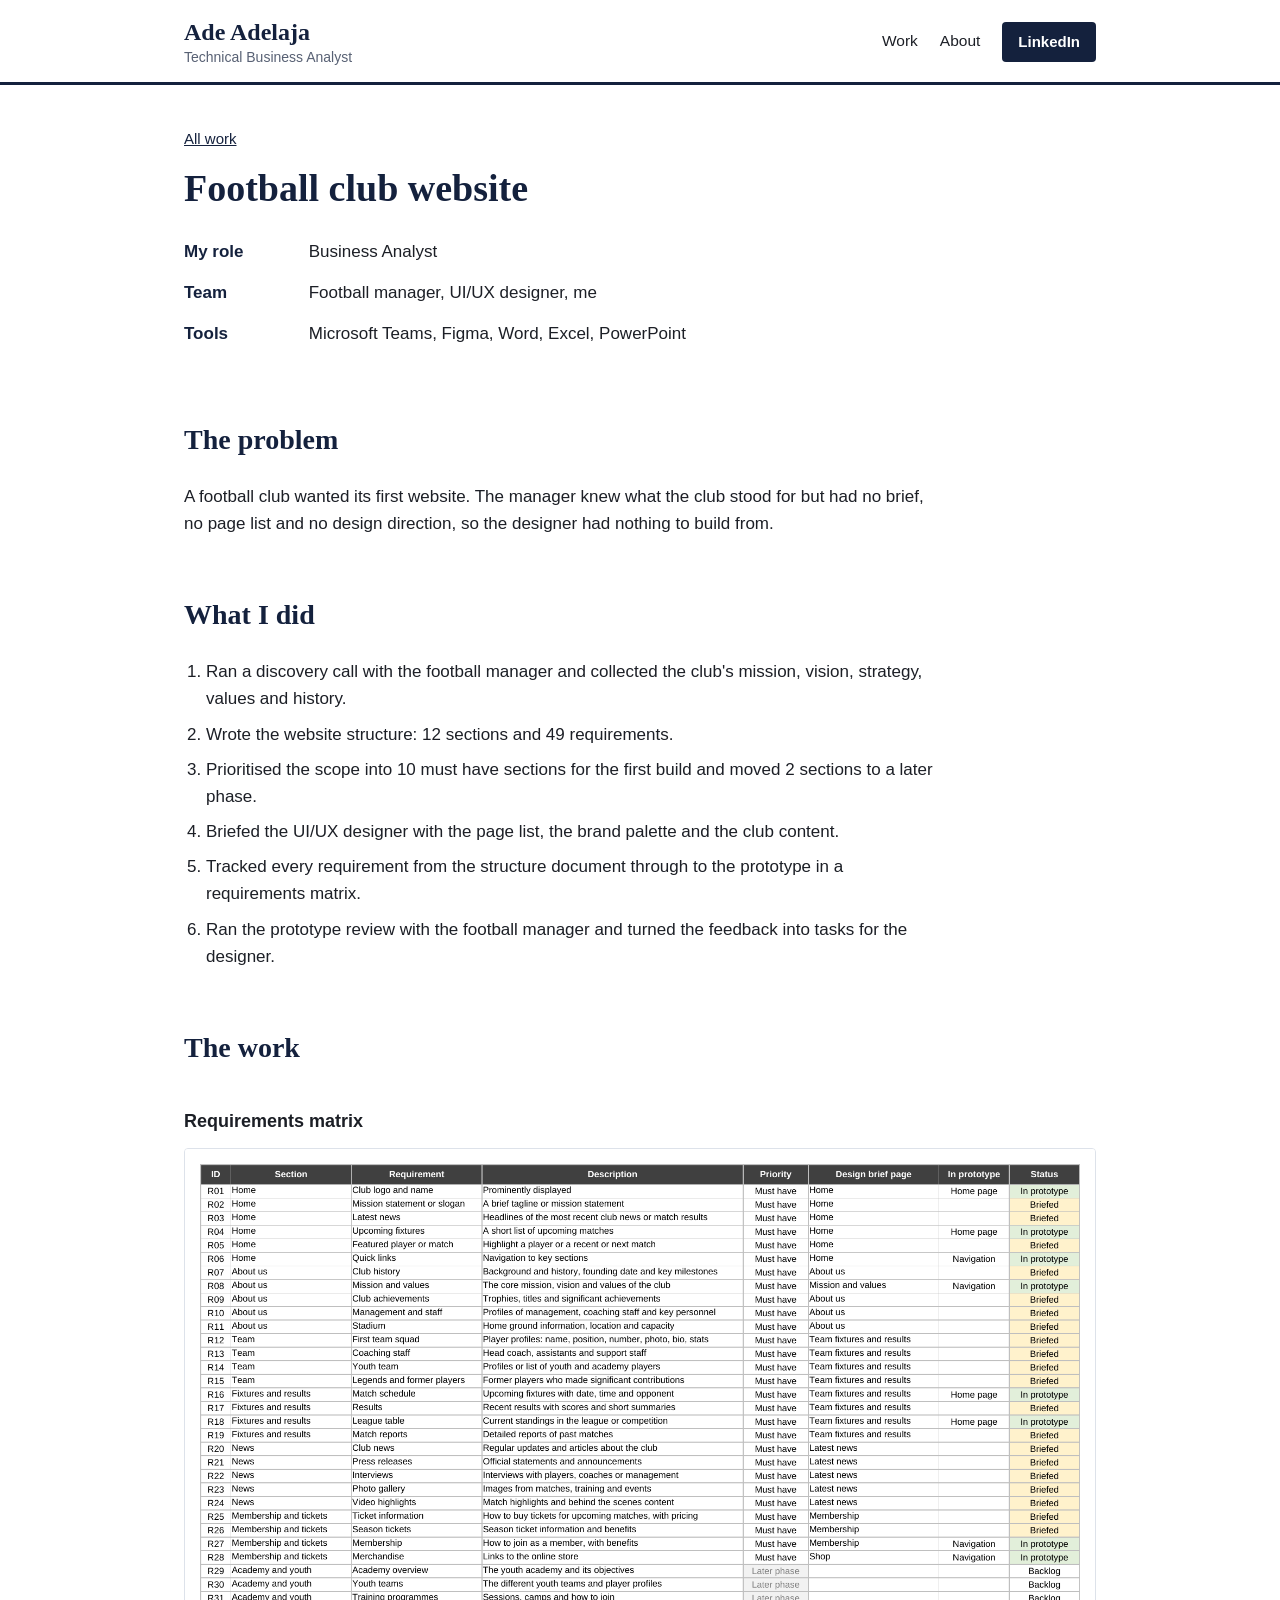
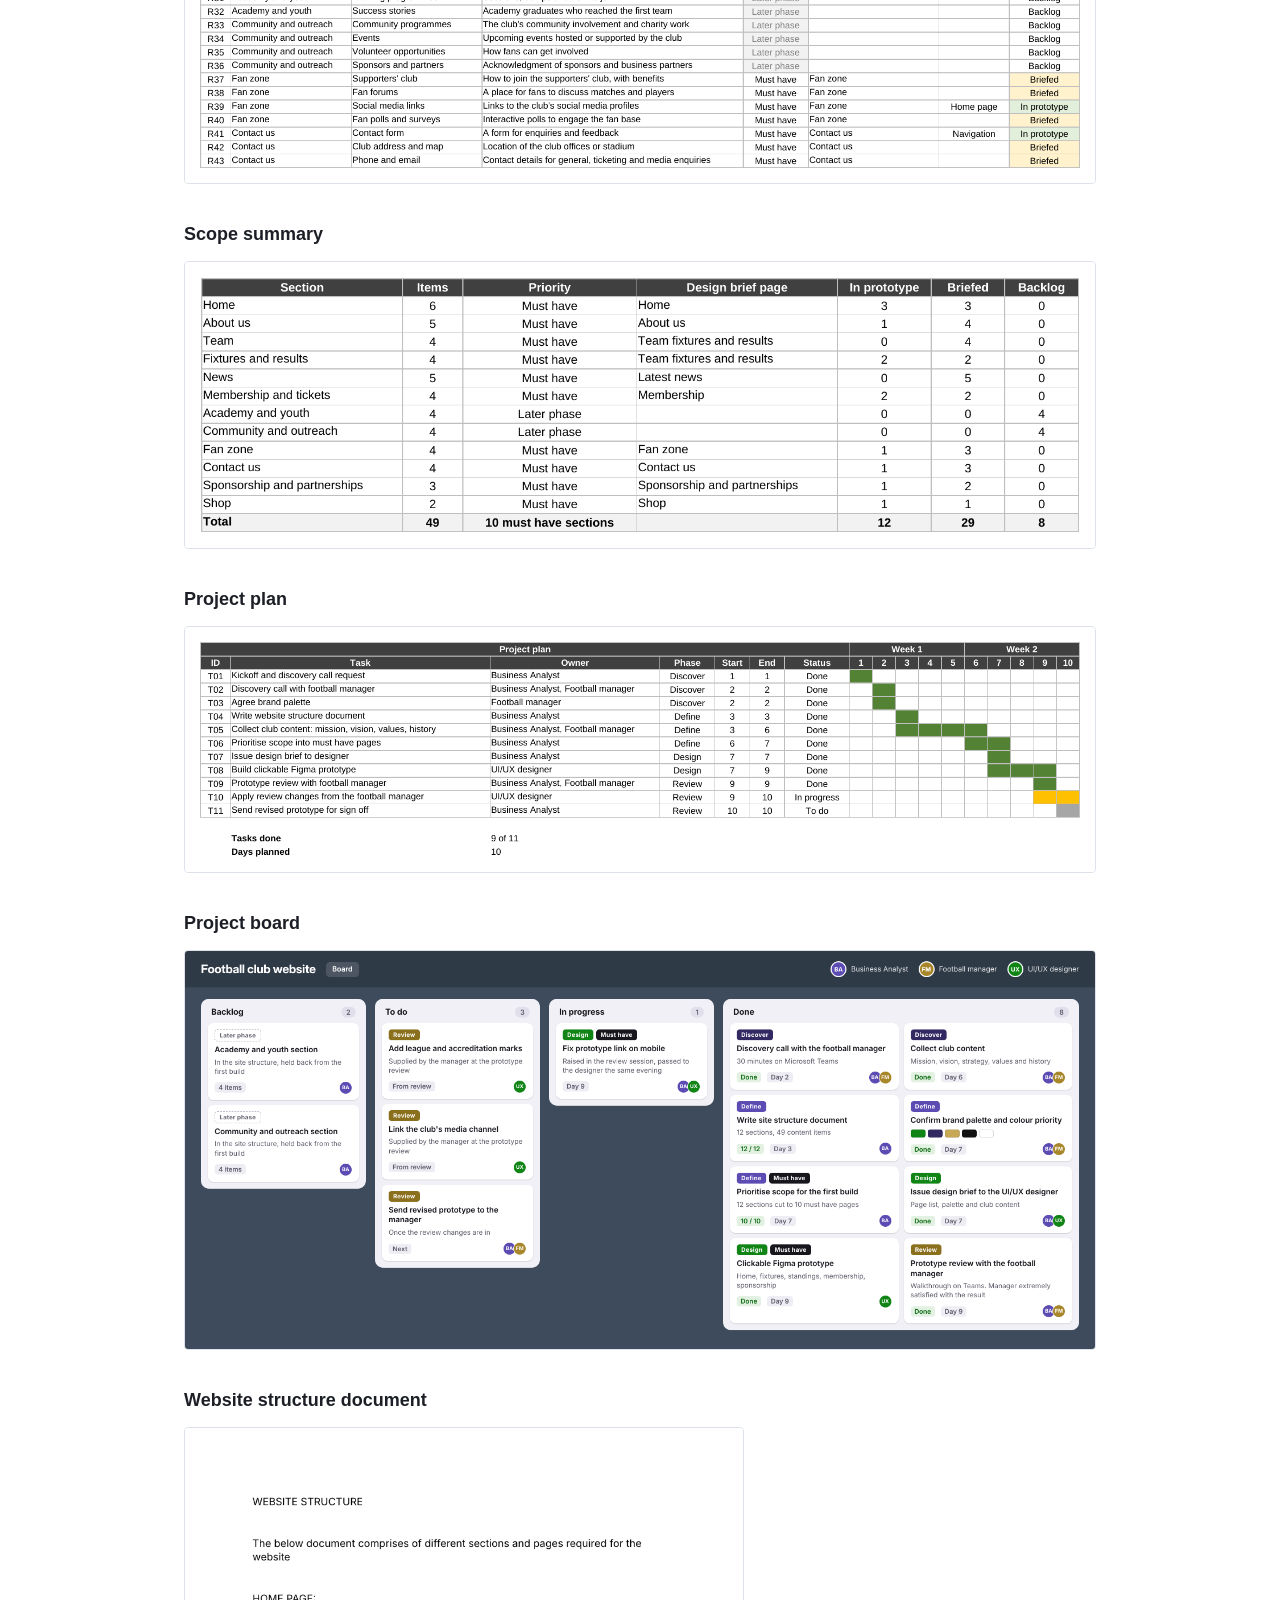
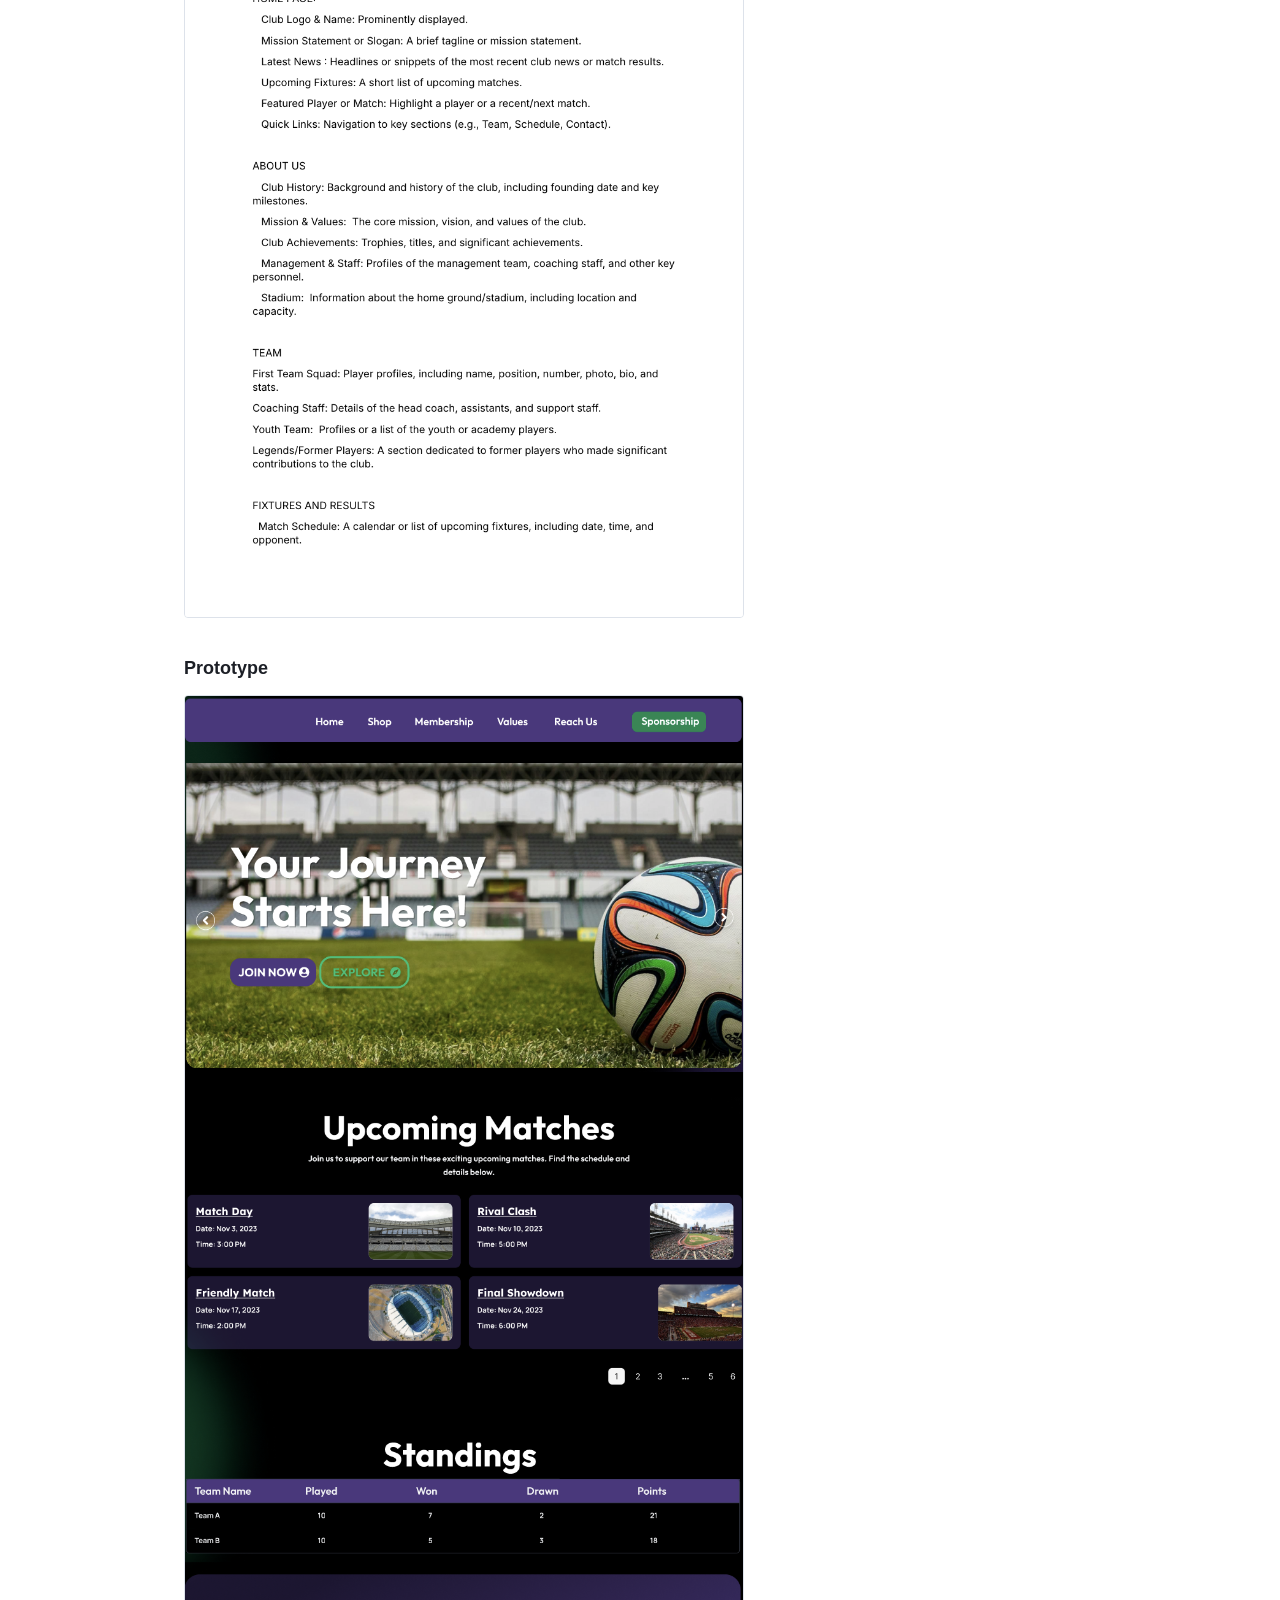
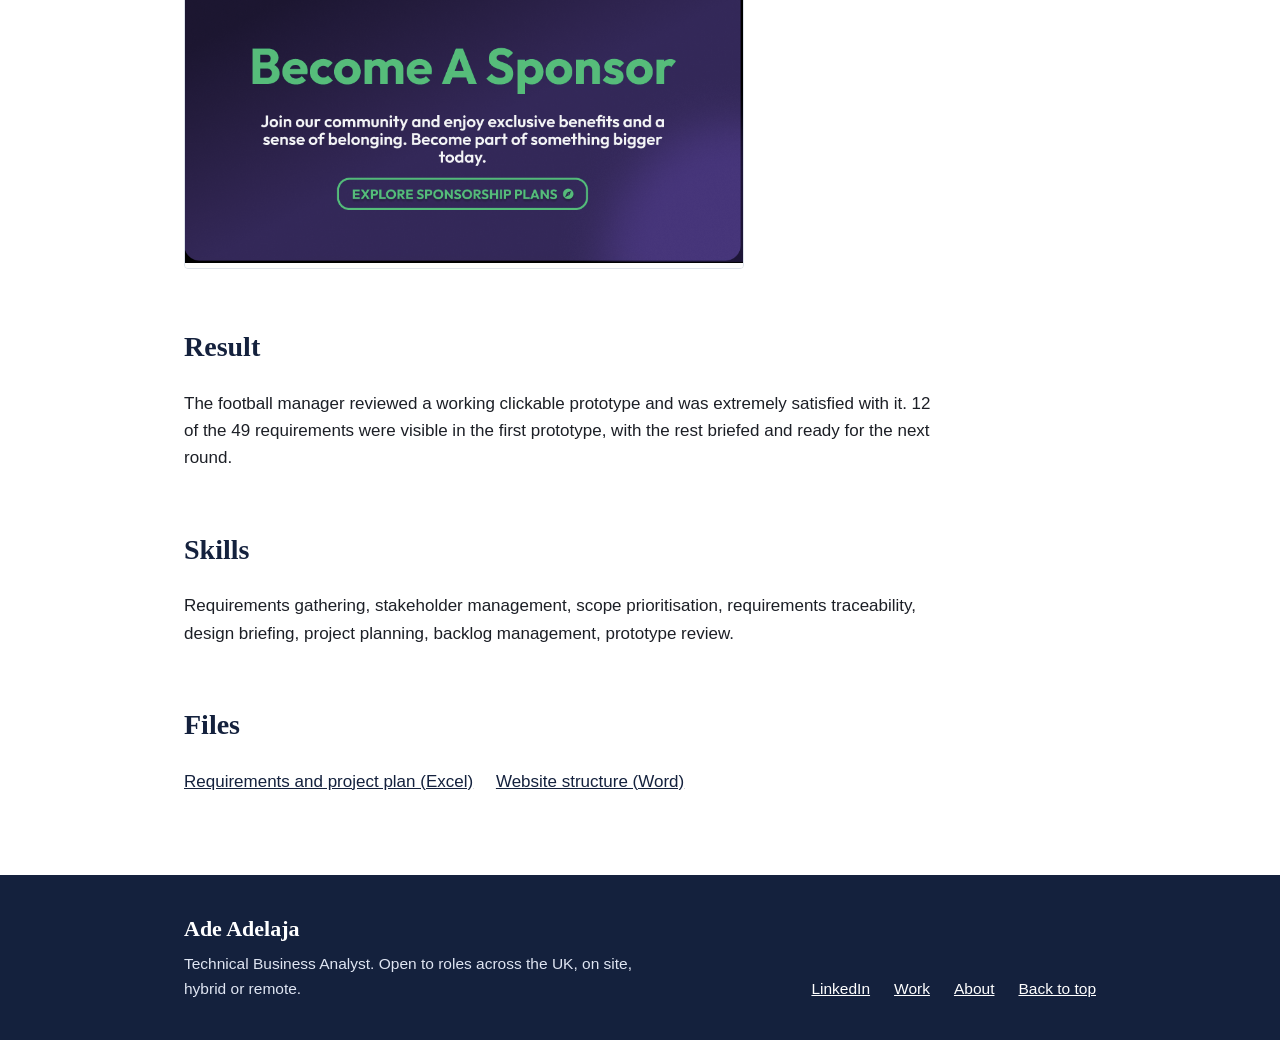
<file: football-club-website/index.html>
<!doctype html>
<html lang="en-GB">
<head>
<meta charset="utf-8">
<meta name="viewport" content="width=device-width, initial-scale=1">
<title>Football club website | Ade Adelaja</title>
<meta name="description" content="Requirements, scope, design brief and prototype review for a football club website.">
<link rel="stylesheet" href="../style.css">
</head>
<body id="top">

<header class="site-header">
  <div class="wrap">
    <a class="brand" href="../"><span class="name">Ade Adelaja</span><span class="role">Technical Business Analyst</span></a>
    <nav aria-label="Main"><a href="../#work">Work</a><a href="../#about">About</a><a class="button" href="https://www.linkedin.com/in/ade-adelaja-0364aa266/">LinkedIn</a></nav>
  </div>
</header>

<main class="wrap case">

  <div class="case-title">
    <a class="back" href="../#work">All work</a>
    <h1>Football club website</h1>
    <ul class="facts">
      <li><strong>My role</strong> Business Analyst</li>
      <li><strong>Team</strong> Football manager, UI/UX designer, me</li>
      <li><strong>Tools</strong> Microsoft Teams, Figma, Word, Excel, PowerPoint</li>
    </ul>
  </div>

  <h2>The problem</h2>
  <p>A football club wanted its first website. The manager knew what the club stood for but had no brief, no page list and no design direction, so the designer had nothing to build from.</p>

  <h2>What I did</h2>
  <ol>
    <li>Ran a discovery call with the football manager and collected the club's mission, vision, strategy, values and history.</li>
    <li>Wrote the website structure: 12 sections and 49 requirements.</li>
    <li>Prioritised the scope into 10 must have sections for the first build and moved 2 sections to a later phase.</li>
    <li>Briefed the UI/UX designer with the page list, the brand palette and the club content.</li>
    <li>Tracked every requirement from the structure document through to the prototype in a requirements matrix.</li>
    <li>Ran the prototype review with the football manager and turned the feedback into tasks for the designer.</li>
  </ol>

  <h2>The work</h2>

  <h3>Requirements matrix</h3>
  <figure><a href="images/02-requirements-matrix.png"><img src="images/02-requirements-matrix.png" alt="Requirements matrix listing each requirement with priority, design brief page and status" width="1676" height="1168" loading="lazy"></a></figure>

  <h3>Scope summary</h3>
  <figure><a href="images/03-scope-summary.png"><img src="images/03-scope-summary.png" alt="Scope summary by section with counts of must have and later phase items" width="1572" height="495" loading="lazy"></a></figure>

  <h3>Project plan</h3>
  <figure><a href="images/04-project-plan.png"><img src="images/04-project-plan.png" alt="Project plan with tasks, owners, phases and a two week Gantt chart" width="1686" height="455" loading="lazy"></a></figure>

  <h3>Project board</h3>
  <figure><a href="images/05-project-board.png"><img src="images/05-project-board.png" alt="Project board with backlog, to do, in progress and done lists" width="3200" height="1400" loading="lazy"></a></figure>

  <h3>Website structure document</h3>
  <figure class="narrow"><a href="images/06-website-structure-document.png"><img src="images/06-website-structure-document.png" alt="First page of the website structure document" width="910" height="1287" loading="lazy"></a></figure>

  <h3>Prototype</h3>
  <figure class="narrow"><a href="images/01-prototype-home-page.png"><img src="images/01-prototype-home-page.png" alt="Home page of the clickable prototype" width="876" height="1840" loading="lazy"></a></figure>

  <h2>Result</h2>
  <p>The football manager reviewed a working clickable prototype and was extremely satisfied with it. 12 of the 49 requirements were visible in the first prototype, with the rest briefed and ready for the next round.</p>

  <h2>Skills</h2>
  <p>Requirements gathering, stakeholder management, scope prioritisation, requirements traceability, design briefing, project planning, backlog management, prototype review.</p>

  <h2>Files</h2>
  <p class="files">
    <a href="files/Requirements_and_Project_Plan.xlsx">Requirements and project plan (Excel)</a>
    <a href="files/Website_Structure.docx">Website structure (Word)</a>
  </p>

</main>

<footer class="site-footer">
  <div class="wrap">
    <div class="who">
      <div class="name">Ade Adelaja</div>
      <p>Technical Business Analyst. Open to roles across the UK, on site, hybrid or remote.</p>
    </div>
    <nav aria-label="Footer"><a href="https://www.linkedin.com/in/ade-adelaja-0364aa266/">LinkedIn</a><a href="../#work">Work</a><a href="../#about">About</a><a href="#top">Back to top</a></nav>
  </div>
</footer>

</body>
</html>
</file>
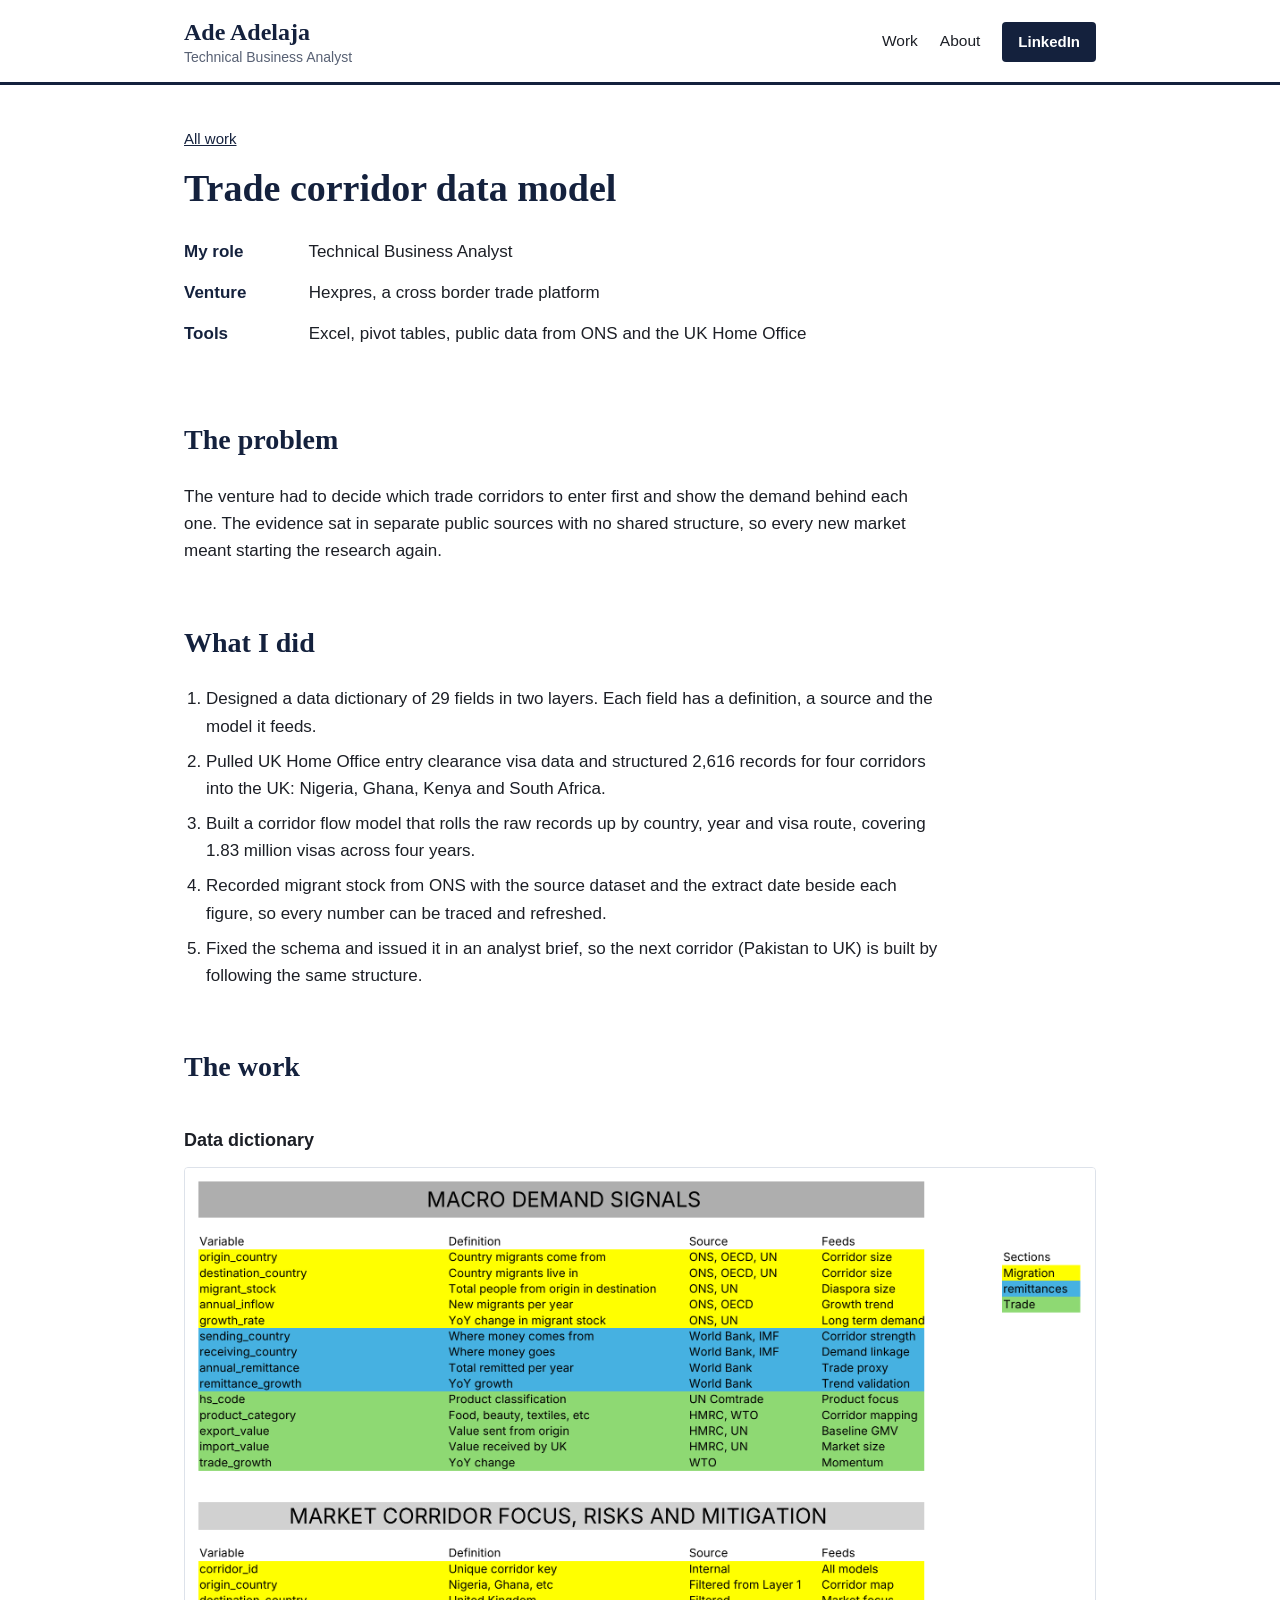
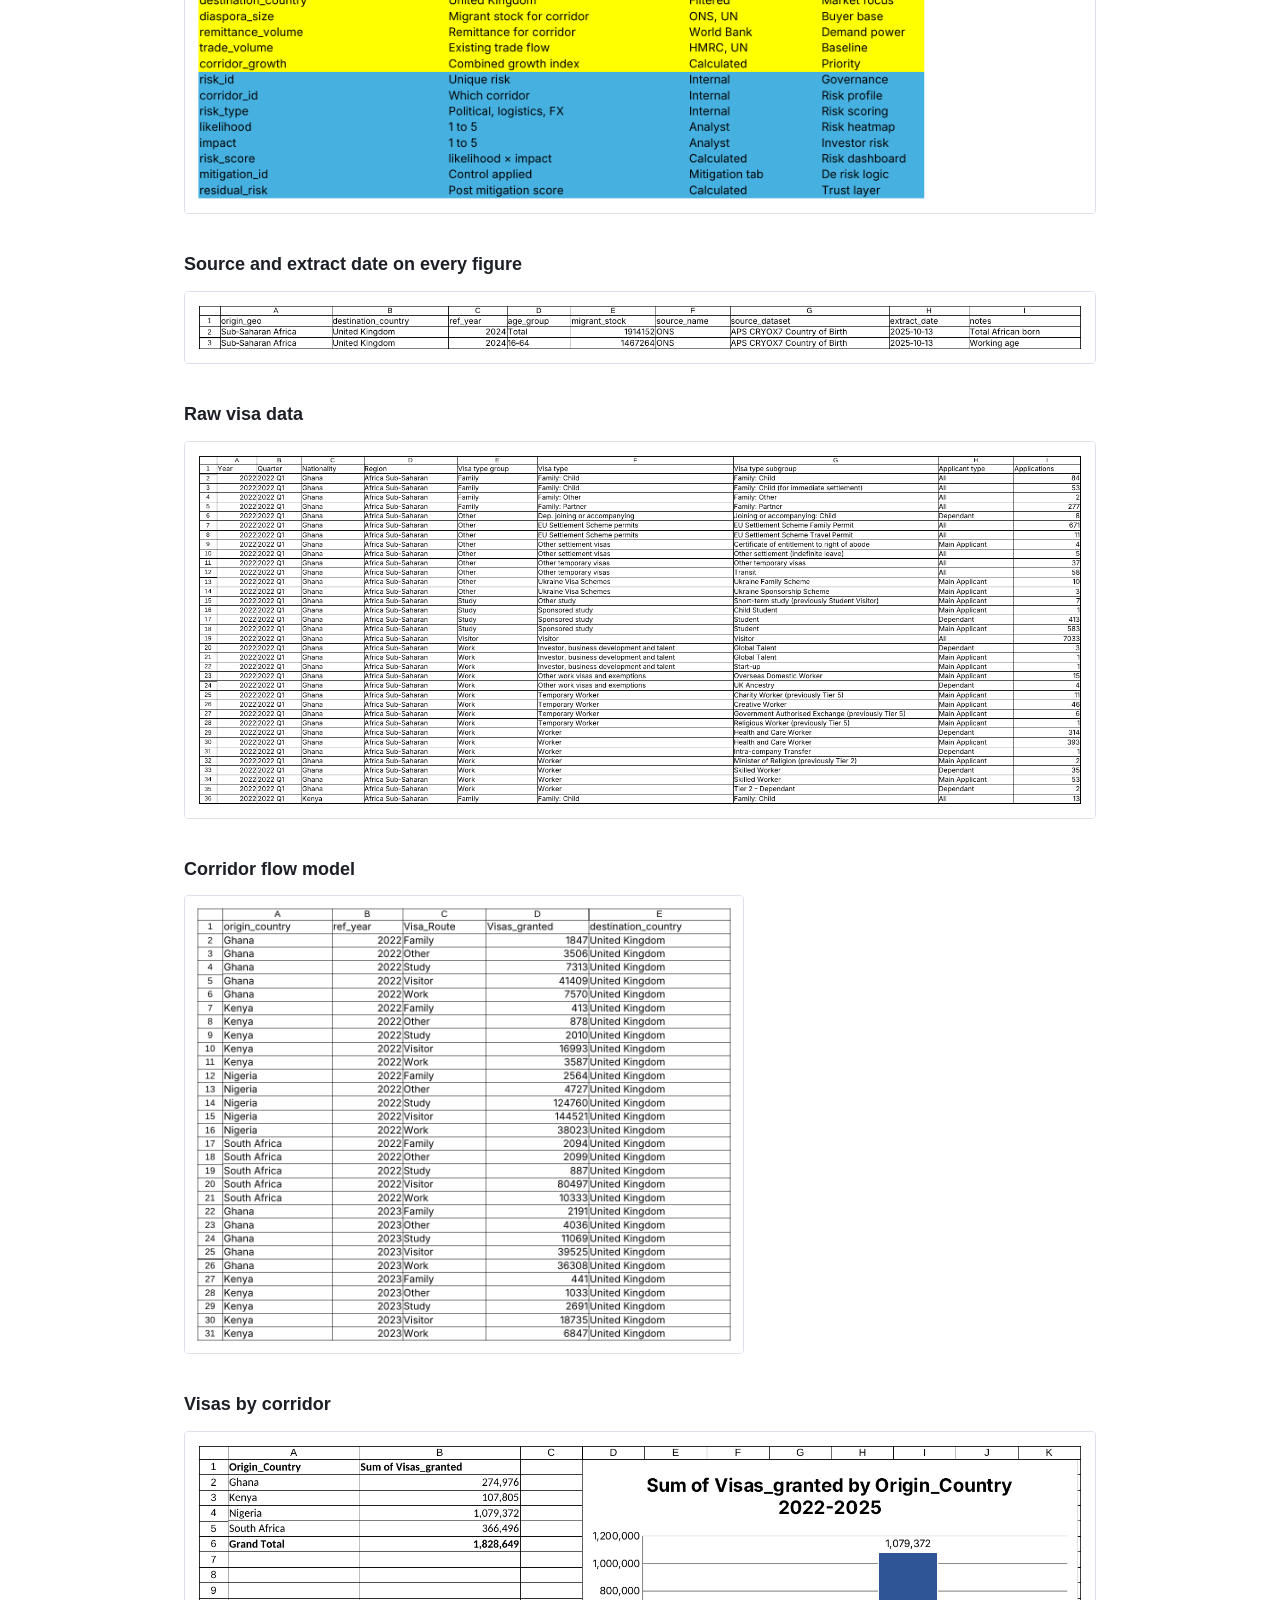
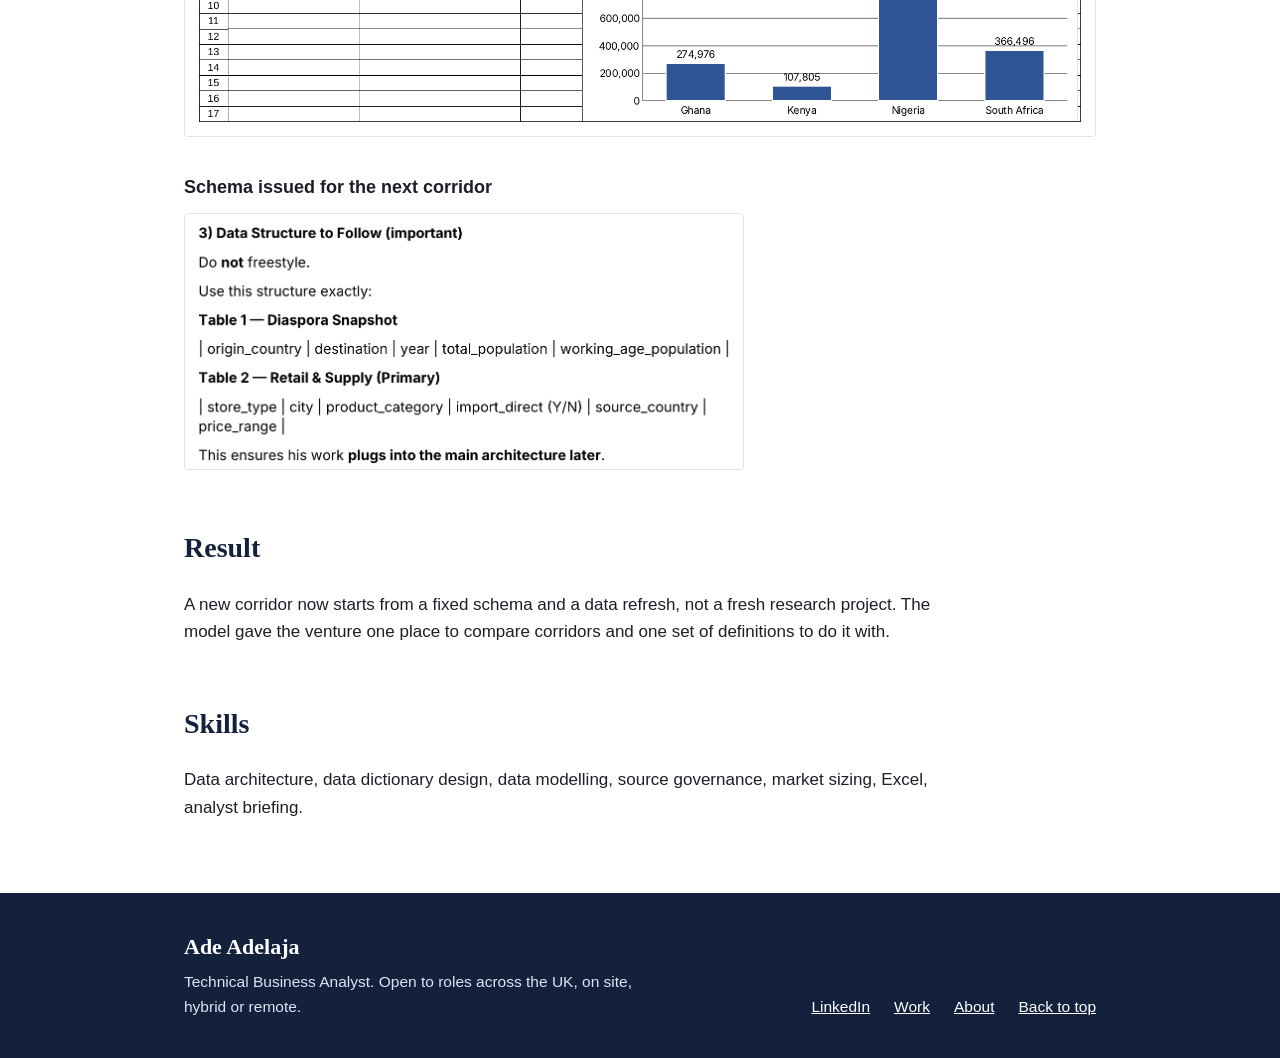
<file: trade-corridor-data-model/index.html>
<!doctype html>
<html lang="en-GB">
<head>
<meta charset="utf-8">
<meta name="viewport" content="width=device-width, initial-scale=1">
<title>Trade corridor data model | Ade Adelaja</title>
<meta name="description" content="A governed data model for cross border trade with a reusable schema.">
<link rel="stylesheet" href="../style.css">
</head>
<body id="top">

<header class="site-header">
  <div class="wrap">
    <a class="brand" href="../"><span class="name">Ade Adelaja</span><span class="role">Technical Business Analyst</span></a>
    <nav aria-label="Main"><a href="../#work">Work</a><a href="../#about">About</a><a class="button" href="https://www.linkedin.com/in/ade-adelaja-0364aa266/">LinkedIn</a></nav>
  </div>
</header>

<main class="wrap case">

  <div class="case-title">
    <a class="back" href="../#work">All work</a>
    <h1>Trade corridor data model</h1>
    <ul class="facts">
      <li><strong>My role</strong> Technical Business Analyst</li>
      <li><strong>Venture</strong> Hexpres, a cross border trade platform</li>
      <li><strong>Tools</strong> Excel, pivot tables, public data from ONS and the UK Home Office</li>
    </ul>
  </div>

  <h2>The problem</h2>
  <p>The venture had to decide which trade corridors to enter first and show the demand behind each one. The evidence sat in separate public sources with no shared structure, so every new market meant starting the research again.</p>

  <h2>What I did</h2>
  <ol>
    <li>Designed a data dictionary of 29 fields in two layers. Each field has a definition, a source and the model it feeds.</li>
    <li>Pulled UK Home Office entry clearance visa data and structured 2,616 records for four corridors into the UK: Nigeria, Ghana, Kenya and South Africa.</li>
    <li>Built a corridor flow model that rolls the raw records up by country, year and visa route, covering 1.83 million visas across four years.</li>
    <li>Recorded migrant stock from ONS with the source dataset and the extract date beside each figure, so every number can be traced and refreshed.</li>
    <li>Fixed the schema and issued it in an analyst brief, so the next corridor (Pakistan to UK) is built by following the same structure.</li>
  </ol>

  <h2>The work</h2>

  <h3>Data dictionary</h3>
  <figure><a href="images/01-data-dictionary.png"><img src="images/01-data-dictionary.png" alt="Data dictionary with variable, definition, source and the model each field feeds" width="2036" height="1443" loading="lazy"></a></figure>

  <h3>Source and extract date on every figure</h3>
  <figure><a href="images/02-source-and-extract-date.png"><img src="images/02-source-and-extract-date.png" alt="Migrant stock rows showing source name, source dataset and extract date" width="1673" height="132" loading="lazy"></a></figure>

  <h3>Raw visa data</h3>
  <figure><a href="images/03-raw-visa-data.png"><img src="images/03-raw-visa-data.png" alt="First rows of the 2,616 Home Office visa records" width="1663" height="686" loading="lazy"></a></figure>

  <h3>Corridor flow model</h3>
  <figure class="narrow"><a href="images/04-corridor-flow-model.png"><img src="images/04-corridor-flow-model.png" alt="Flow model by origin country, year and visa route" width="1170" height="958" loading="lazy"></a></figure>

  <h3>Visas by corridor</h3>
  <figure><a href="images/05-visas-by-corridor.png"><img src="images/05-visas-by-corridor.png" alt="Summary table and bar chart of visas by origin country" width="1678" height="560" loading="lazy"></a></figure>

  <h3>Schema issued for the next corridor</h3>
  <figure class="narrow"><a href="images/06-schema-for-new-corridors.png"><img src="images/06-schema-for-new-corridors.png" alt="Section of the analyst brief setting the two tables to follow" width="1123" height="513" loading="lazy"></a></figure>

  <h2>Result</h2>
  <p>A new corridor now starts from a fixed schema and a data refresh, not a fresh research project. The model gave the venture one place to compare corridors and one set of definitions to do it with.</p>

  <h2>Skills</h2>
  <p>Data architecture, data dictionary design, data modelling, source governance, market sizing, Excel, analyst briefing.</p>

</main>

<footer class="site-footer">
  <div class="wrap">
    <div class="who">
      <div class="name">Ade Adelaja</div>
      <p>Technical Business Analyst. Open to roles across the UK, on site, hybrid or remote.</p>
    </div>
    <nav aria-label="Footer"><a href="https://www.linkedin.com/in/ade-adelaja-0364aa266/">LinkedIn</a><a href="../#work">Work</a><a href="../#about">About</a><a href="#top">Back to top</a></nav>
  </div>
</footer>

</body>
</html>
</file>
<file: style.css>
* { box-sizing: border-box; }
html { -webkit-text-size-adjust: 100%; scroll-behavior: smooth; }
@media (prefers-reduced-motion: reduce) { html { scroll-behavior: auto; } }

:root {
  --ink: #14213d;
  --text: #1c1f26;
  --muted: #586174;
  --line: #dde2ea;
  --tint: #f2f5f9;
  --paper: #ffffff;
  --serif: Georgia, "Times New Roman", Times, serif;
  --sans: -apple-system, "Segoe UI", Roboto, Helvetica, Arial, sans-serif;
}

body {
  margin: 0;
  font-family: var(--sans);
  font-size: 17px;
  line-height: 1.6;
  color: var(--text);
  background: var(--paper);
}
a { color: var(--ink); }
a:hover { color: #2c4a8a; }
a:focus-visible, .button:focus-visible { outline: 3px solid #f0b429; outline-offset: 2px; }
img { max-width: 100%; height: auto; display: block; }

.wrap { max-width: 960px; margin: 0 auto; padding: 0 24px; }

/* Header */
.site-header { background: var(--paper); border-bottom: 3px solid var(--ink); }
.site-header .wrap { display: flex; flex-wrap: wrap; justify-content: space-between; align-items: center; gap: 10px 24px; padding-top: 18px; padding-bottom: 16px; }
.brand { text-decoration: none; color: var(--ink); line-height: 1.2; }
.brand .name { display: block; font-family: var(--serif); font-size: 24px; font-weight: 700; }
.brand .role { display: block; font-size: 14px; color: var(--muted); margin-top: 2px; }
.site-header nav { display: flex; align-items: center; flex-wrap: wrap; gap: 6px 22px; font-size: 15.5px; }
.site-header nav a { text-decoration: none; color: var(--text); }
.site-header nav a:hover { text-decoration: underline; }
.button { display: inline-block; background: var(--ink); color: #fff; text-decoration: none; padding: 8px 16px; border-radius: 4px; font-weight: 600; font-size: 15px; }
.site-header nav a.button { color: #fff; }
.button:hover { background: #23376b; color: #fff; text-decoration: none; }

/* Intro */
.intro { background: var(--tint); border-bottom: 1px solid var(--line); }
.intro .wrap { padding-top: 60px; padding-bottom: 52px; }
.intro h1 { font-family: var(--serif); font-size: 44px; line-height: 1.14; color: var(--ink); margin: 0 0 22px; max-width: 760px; font-weight: 700; }
.intro p { max-width: 700px; margin: 0 0 14px; font-size: 18px; }
.glance { margin: 34px 0 0; padding: 0; list-style: none; display: grid; grid-template-columns: repeat(2, 1fr); gap: 0 40px; border-top: 1px solid var(--line); }
.glance li { padding: 14px 0; border-bottom: 1px solid var(--line); font-size: 16px; }
.glance strong { display: block; color: var(--ink); }

h2 { font-family: var(--serif); font-size: 28px; color: var(--ink); margin: 56px 0 20px; }
h3 { font-size: 18px; margin: 36px 0 12px; }

/* Work cards */
.cards { display: grid; grid-template-columns: repeat(2, 1fr); gap: 26px; }
.card { border: 1px solid var(--line); border-radius: 6px; overflow: hidden; text-decoration: none; display: block; background: #fff; color: var(--text); }
.card:hover { border-color: var(--ink); color: var(--text); }
.card img { width: 100%; aspect-ratio: 3 / 2; object-fit: cover; object-position: top left; border-bottom: 1px solid var(--line); }
.card .body { padding: 18px 20px 20px; }
.card h3 { margin: 0 0 6px; font-family: var(--serif); font-size: 21px; color: var(--ink); }
.card p { margin: 0 0 10px; font-size: 15.5px; }
.card .tags { font-size: 14px; color: var(--muted); margin: 0; }

.facts { list-style: none; padding: 0; margin: 0; }
.facts li { padding: 7px 0; }
.facts strong { display: inline-block; min-width: 120px; color: var(--ink); }

/* Case study */
.case-title { padding: 40px 0 8px; }
.case-title .back { font-size: 15px; }
.case-title h1 { font-family: var(--serif); font-size: 38px; line-height: 1.18; color: var(--ink); margin: 14px 0 20px; }
.case p, .case ol { max-width: 760px; }
.case ol { padding-left: 22px; }
.case ol li { margin-bottom: 8px; }
.case figure { margin: 0 0 8px; }
.case figure a { display: block; border: 1px solid var(--line); border-radius: 4px; overflow: hidden; }
.case figure.narrow { max-width: 560px; }
.files a { display: inline-block; margin: 0 18px 8px 0; }

/* Footer */
.site-footer { margin-top: 72px; background: var(--ink); color: #dfe5f2; }
.site-footer .wrap { display: flex; flex-wrap: wrap; justify-content: space-between; align-items: flex-end; gap: 22px 40px; padding-top: 36px; padding-bottom: 38px; }
.site-footer .who .name { font-family: var(--serif); font-size: 22px; color: #fff; font-weight: 700; }
.site-footer .who p { margin: 6px 0 0; font-size: 15.5px; max-width: 460px; }
.site-footer nav { display: flex; flex-wrap: wrap; gap: 8px 24px; font-size: 15.5px; }
.site-footer a { color: #fff; }
.site-footer a:hover { color: #f0b429; }

@media (max-width: 700px) {
  body { font-size: 16px; }
  .cards, .glance { grid-template-columns: 1fr; }
  .intro .wrap { padding-top: 38px; padding-bottom: 34px; }
  .intro h1 { font-size: 31px; }
  .intro p { font-size: 16.5px; }
  .case-title h1 { font-size: 29px; }
  .facts strong { display: block; }
  h2 { font-size: 24px; margin-top: 44px; }
}
</file>
